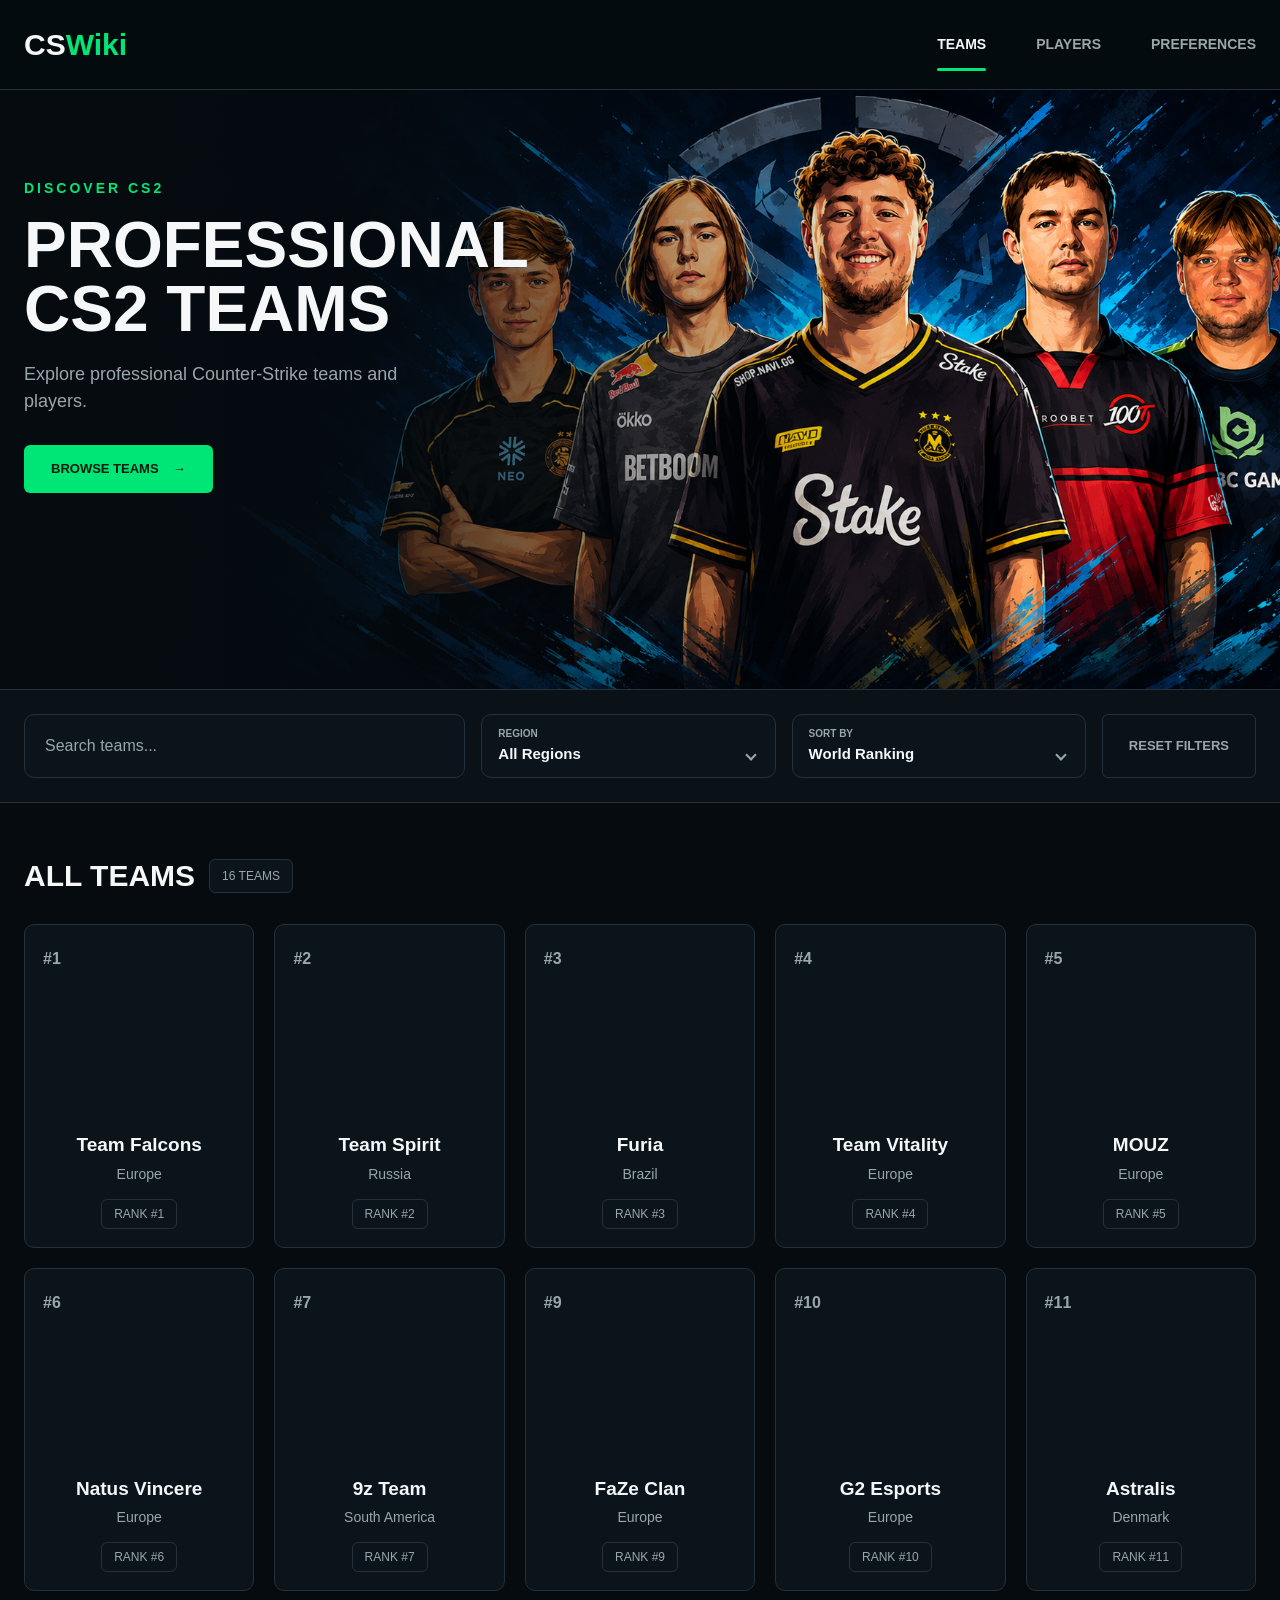
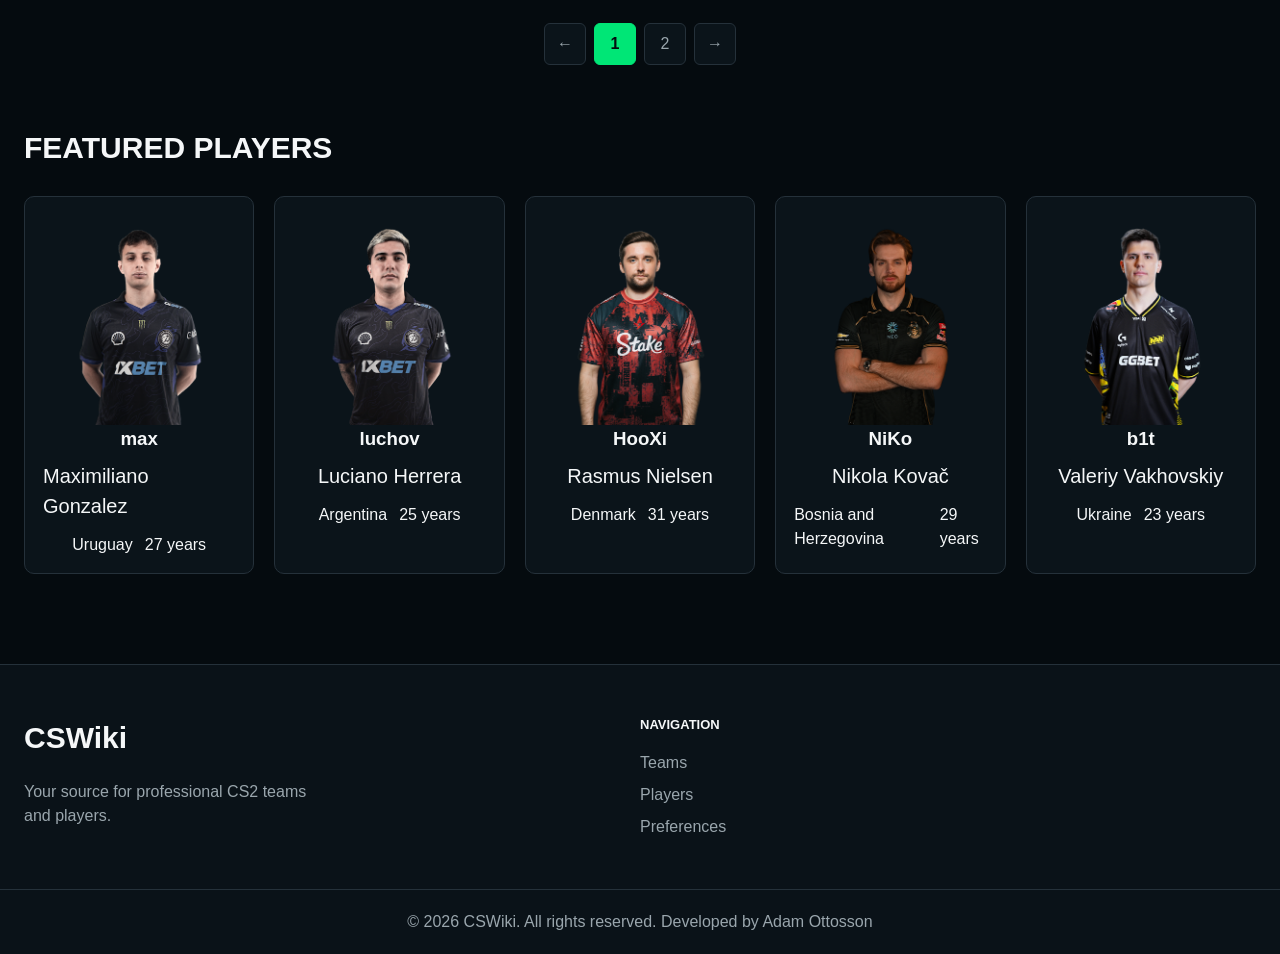
<file: index.html>
<!DOCTYPE html>
<html lang="en">
<head>
    <meta charset="UTF-8">
    <meta name="viewport" content="width=device-width, initial-scale=1.0">
    <title>CSWiki</title>
    <link rel="stylesheet" href="css/style.css">
    <script src="js/main.js" defer></script>
</head>

<body>

<header class="site-header">
    <div class="container site-header__content">
        <a href="index.html" class="site-logo">
            CS<span class="site-logo-second">Wiki</span>
        </a>
        <nav class="main-nav" id="mainNav">
            <a href="#teams" class="main-nav__link active">Teams</a>
            <a href="#players" class="main-nav__link">Players</a>
            <a href="preferences.html" class="main-nav__link">Preferences</a>
        </nav>
        <button class="menu-button" id="menuButton" type="button" aria-label="Open menu" aria-expanded="false">
            <span></span>
            <span></span>
            <span></span>
        </button>
    </div>
</header>

<main>
    <!-- HERO -->
    <section class="hero" id="hero">
        <div class="hero__visual">
            <img src="assets/images/heroes/hero-default.png" alt="Professional CS2 players" class="hero__image" id="favoriteTeamImage">
        </div>
        <div class="container hero__content">
            <div class="hero__information">
                <p class="hero__eyebrow" id="heroEyebrow">
                    Discover CS2
                </p>
                <h1 class="hero__title" id="favoriteTeamName">
                    Professional CS2 Teams
                </h1>
                <p class="hero__description" id="favoriteTeamDescription">
                    Explore professional Counter-Strike teams and players.
                </p>
                <a href="#teams"
                   class="button button--primary"
                   id="favoriteTeamLink">
                    Browse teams <span>→</span>
                </a>
            </div>
        </div>
    </section>

    <!-- SEARCH / FILTER / SORT -->
    <section class="team-controls">
        <div class="container team-controls__content">
            <div class="search-field">
                <label for="teamSearch" class="visually-hidden">
                    Search teams
                </label>
                <input type="search" id="teamSearch" placeholder="Search teams...">
            </div>
            <div class="custom-dropdown" data-dropdown="region">
                <label for="regionFilter">Region</label>
                <button type="button" class="custom-dropdown__button" aria-expanded="false">
                    <span class="custom-dropdown__value">All Regions</span>
                    <span class="custom-dropdown__arrow"></span>
                </button>
                <select id="regionFilter" class="custom-dropdown__native" tabindex="-1">
                    <option value="all">All Regions</option>
                </select>
                <div class="custom-dropdown__menu"></div>
            </div>
            <div class="custom-dropdown" data-dropdown="sort">
                <label for="teamSort">Sort By</label>
                <button type="button" class="custom-dropdown__button" aria-expanded="false">
                    <span class="custom-dropdown__value">World Ranking</span>
                    <span class="custom-dropdown__arrow"></span>
                </button>
                <select id="teamSort" class="custom-dropdown__native" tabindex="-1">
                    <option value="ranking">World Ranking</option>
                    <option value="name-asc">Name A-Z</option>
                    <option value="name-desc">Name Z-A</option>
                </select>
                <div class="custom-dropdown__menu"></div>
            </div>
            <button type="button" class="button button--secondary" id="resetFiltersButton">
                Reset filters
            </button>
        </div>
    </section>

    <!-- TEAMS -->
    <section class="teams-section section" id="teams">
        <div class="container">
            <div class="section-header">
                <div class="section-header__title-group">
                    <h2 class="section-title">All Teams</h2>
                    <span class="section-count" id="teamCount">0 teams</span>
                </div>
            </div>
            <div class="team-grid" id="teamList">
                <!-- Teams will render here -->
            </div>
            <nav class="pagination" id="teamPagination" aria-label="Team pages"></nav>
        </div>
    </section>

    <!-- RANDOM PLAYERS -->
    <section class="players-section section" id="players">
        <div class="container">
            <div class="section-header">
                <div class="section-header__title-group">
                    <h2 class="section-title" id="playerSectionTitle">
                        Featured Players
                    </h2>
                </div>
            </div>
            <div class="player-grid" id="playerList">
                <!-- players will render here -->
            </div>
        </div>
    </section>
</main>

<footer class="site-footer">
    <div class="container site-footer__content">
        <div class="site-footer__brand">
            <a href="index.html" class="site-logo">
                <div class="site-logo__icon">
                    CSWiki
                </div>
            </a>
            <p>Your source for professional CS2 teams and players.</p>
        </div>
        <div class="site-footer__navigation">
            <h3>Navigation</h3>
            <a href="#teams">Teams</a>
            <a href="#players">Players</a>
            <a href="preferences.html">Preferences</a>
        </div>
    </div>
    <div class="site-footer__bottom">
        <p>© 2026 CSWiki. All rights reserved. Developed by Adam Ottosson</p>
    </div>
</footer>
</body>
</html>
</file>
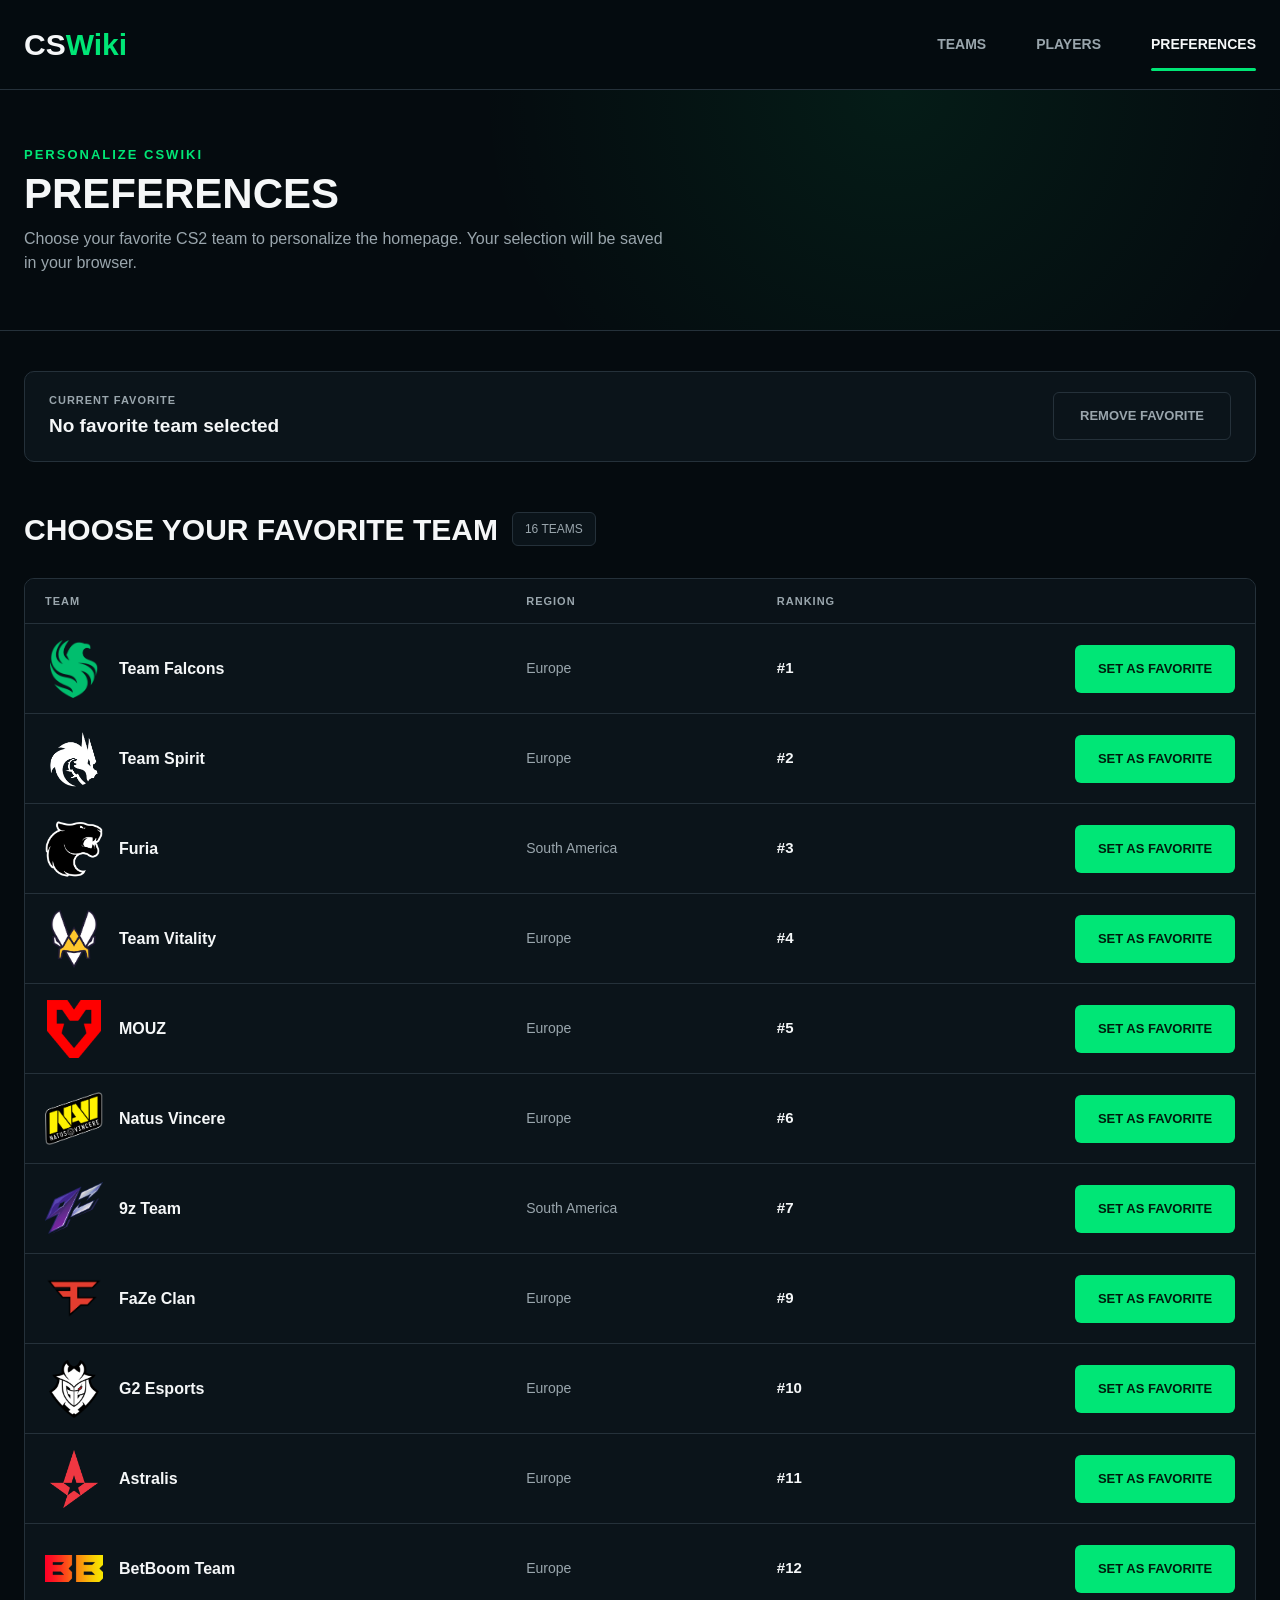
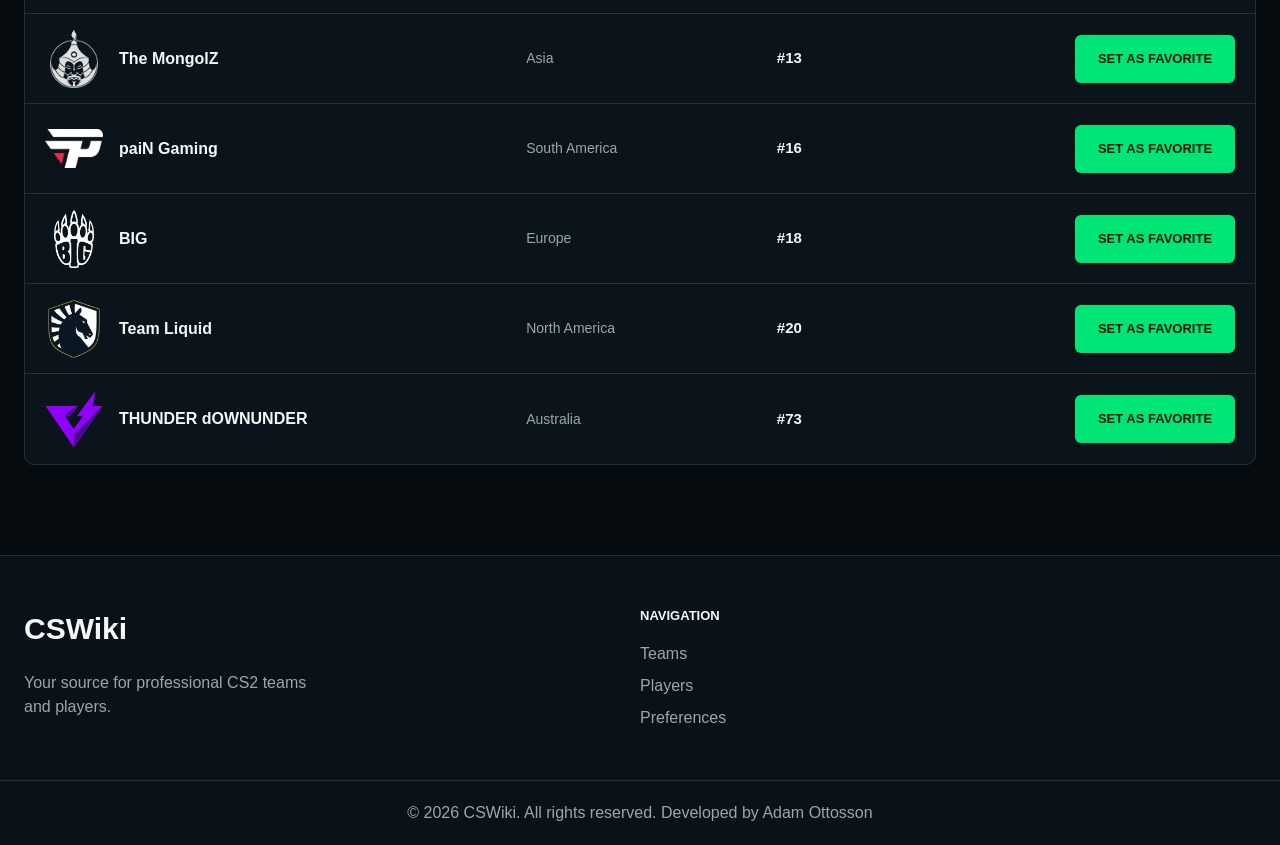
<file: preferences.html>
<!DOCTYPE html>
<html lang="en">

<head>
    <meta charset="UTF-8">
    <meta name="viewport" content="width=device-width, initial-scale=1.0">
    <title>CSWiki | Preferences</title>
    <link rel="stylesheet" href="css/style.css">
    <link rel="stylesheet" href="css/preferences.css">
    <script src="js/preferences.js" defer></script>
</head>

<body>
<header class="site-header">
    <div class="container site-header__content">
        <a href="index.html" class="site-logo">
            CS<span class="site-logo-second">Wiki</span>
        </a>
        <nav class="main-nav" id="mainNav">
            <a href="index.html#teams" class="main-nav__link">
                Teams
            </a>
            <a href="index.html#players" class="main-nav__link">
                Players
            </a>
            <a href="preferences.html" class="main-nav__link active">
                Preferences
            </a>
        </nav>
        <button class="menu-button" id="menuButton" type="button" aria-label="Open menu" aria-expanded="false">
            <span></span>
            <span></span>
            <span></span>
        </button>
    </div>
</header>

<main>
    <section class="preferences-header">
        <div class="container">
            <p class="preferences-header__eyebrow">
                Personalize CSWiki
            </p>
            <h1 class="preferences-header__title">
                Preferences
            </h1>
            <p class="preferences-header__description">
                Choose your favorite CS2 team to personalize the homepage.
                Your selection will be saved in your browser.
            </p>
        </div>
    </section>

    <!-- FAVORITE TEAM -->
    <section class="preferences-section section">
        <div class="container">
            <!-- CURRENT FAVORITeE -->
            <div class="current-favorite" id="currentFavorite">
                <div class="current-favorite__content">
                    <span class="current-favorite__label">
                        Current favorite
                    </span>
                    <span class="current-favorite__name" id="currentFavoriteName">
                        No favorite team selected
                    </span>
                </div>
                <button type="button" class="button button--secondary remove-favorite-button" id="removeFavoriteButton" hidden>
                    Remove favorite
                </button>
            </div>

            <!-- TEAM LIST HEADER -->
            <div class="section-header">
                <div class="section-header__title-group">
                    <h2 class="section-title">Choose Your Favorite Team</h2>
                    <span class="section-count" id="preferencesTeamCount">
                        0 teams
                    </span>
                </div>
            </div>

            <!-- TEAM LIST -->
            <div class="preferences-team-list">
                <div class="preferences-team-list__header">
                    <span>Team</span>
                    <span>Region</span>
                    <span>Ranking</span>
                </div>
                <div class="preferences-team-list__body" id="preferencesTeamList">
                    <!-- Teams will render here -->
                </div>
            </div>
        </div>
    </section>
</main>

<footer class="site-footer">
    <div class="container site-footer__content">
        <div class="site-footer__brand">
            <a href="index.html" class="site-logo">
                <div class="site-logo__icon">
                    CSWiki
                </div>
            </a>
            <p>Your source for professional CS2 teams and players.</p>
        </div>
        <div class="site-footer__navigation">
            <h3>Navigation</h3>
            <a href="index.html#teams">Teams</a>
            <a href="index.html#players">Players</a>
            <a href="preferences.html">Preferences</a>
        </div>
    </div>
    <div class="site-footer__bottom">
        <p>© 2026 CSWiki. All rights reserved. Developed by Adam Ottosson</p>
    </div>
</footer>
</body>
</html>
</file>
<file: css/style.css>
:root {
    --color-background: #050b0f;
    --color-background-light: #0a1218;
    --color-card: #0b141a;
    --color-card-hover: #101c23;
    --color-primary: #00e676;
    --color-primary-dark: #00b85c;
    --color-text: #f5f7f8;
    --color-text-muted: #9aa6ad;
    --color-border: #25313a;
    --border-radius-small: 6px;
    --border-radius-medium: 10px;
    --container-width: 1400px;
}

* {
    box-sizing: border-box;
    margin: 0;
    padding: 0;
}

html {
    scroll-behavior: smooth;
}

body {
    background-color: var(--color-background);
    color: var(--color-text);
    font-family: Arial, Helvetica, sans-serif;
    line-height: 1.5;
}

img {
    display: block;
    max-width: 100%;
}

a {
    color: inherit;
    text-decoration: none;
}

button,
input,
select {
    font: inherit;
}

button {
    cursor: pointer;
}

.container {
    width: min(100% - 48px, var(--container-width));
    margin-inline: auto;
}

.section {
    padding-block: 50px;
}

.visually-hidden {
    position: absolute;
    width: 1px;
    height: 1px;
    padding: 0;
    margin: -1px;
    overflow: hidden;
    clip: rect(0, 0, 0, 0);
    white-space: nowrap;
    border: 0;
}

/* HEADER */
.site-header {
    height: 90px;
    display: flex;
    align-items: center;
    background-color: rgba(5, 11, 15, 0.95);
    border-bottom: 1px solid var(--color-border);

    & .site-header__content {
        height: 100%;
        display: flex;
        align-items: center;
        justify-content: space-between;
    }
}


.site-logo {
    font-weight: 700;
    font-size: 30px;
    & .site-logo-second {
        color: var(--color-primary)
    }
}


.main-nav {
    display: flex;
    align-items: center;
    gap: 50px;

    & .main-nav__link {
        position: relative;
        padding-block: 34px;
        color: var(--color-text-muted);
        font-size: 14px;
        font-weight: 700;
        text-transform: uppercase;
        transition:
                color 0.2s ease,
                background-color 0.2s ease;

        &:hover {
            color: var(--color-text);
        }

        &.active {
            color: var(--color-text);

            &::after {
                content: "";
                position: absolute;
                left: 0;
                right: 0;
                bottom: 18px;
                height: 3px;
                background-color: var(--color-primary);
                border-radius: 999px;
            }
        }
    }
}


.menu-button {
    display: none;
    width: 44px;
    height: 44px;
    background: none;
    border: 0;

    & span {
        display: block;
        width: 28px;
        height: 2px;
        margin: 6px auto;
        background-color: var(--color-text);
    }
}


/*  BUTTONS */
.button {
    display: inline-flex;
    align-items: center;
    justify-content: center;
    gap: 14px;
    min-height: 48px;
    padding-inline: 26px;
    border-radius: var(--border-radius-small);
    border: 1px solid transparent;
    font-size: 13px;
    font-weight: 800;
    text-transform: uppercase;
    transition:
            background-color 0.2s ease,
            border-color 0.2s ease,
            color 0.2s ease;

    &.button--primary {
        background-color: var(--color-primary);
        color: #001b0d;

        &:hover {
            background-color: var(--color-primary-dark);
        }
    }

    &.button--secondary {
        background-color: transparent;
        color: var(--color-text-muted);
        border-color: var(--color-border);

        &:hover {
            color: var(--color-text);
            border-color: var(--color-text-muted);
        }
    }
}


/*  HERO */
.hero {
    position: relative;
    min-height: 600px;
    width: 100%;
    overflow: hidden;
    background-color: var(--color-background);
    border-bottom: 1px solid var(--color-border);

    & .hero__content {
        position: relative;
        z-index: 2;
        min-height: 490px;
        display: flex;
        align-items: center;
    }

    & .hero__information {
        position: relative;
        z-index: 2;
        width: 42%;
        max-width: 520px;
        display: flex;
        flex-direction: column;
        align-items: flex-start;
        justify-content: center;
        padding-right: 40px;
    }

    & .hero__eyebrow {
        margin-bottom: 14px;
        color: var(--color-primary);
        font-size: 14px;
        font-weight: 800;
        letter-spacing: 3px;
        text-transform: uppercase;
    }

    & .hero__title {
        margin-bottom: 20px;
        font-size: clamp(44px, 5vw, 70px);
        line-height: 1;
        text-transform: uppercase;
    }

    & .hero__description {
        max-width: 430px;
        margin-bottom: 30px;
        color: var(--color-text-muted);
        font-size: 18px;
    }

    & .hero__visual {
        position: absolute;
        inset: 0;
        z-index: 0;
        width: 100%;
        height: 100%;
    }

    & .hero__visual::after {
        content: "";
        position: absolute;
        inset: 0;
        background: linear-gradient(to right, var(--color-background) 0%, rgba(5, 11, 15, 0.95) 15%, rgba(5, 11, 15, 0.65) 35%,
                rgba(5, 11, 15, 0.15) 60%,
                transparent 80%
        );
    }

    & .hero__image {
        width: 100%;
        height: 100%;
        object-fit: cover;
        object-position: center;
        display: block;
    }
}


/*  TEAM CONTROLS */
.team-controls {
    padding-block: 24px;
    background-color: var(--color-background-light);
    border-bottom: 1px solid var(--color-border);

    & .team-controls__content {
        display: grid;
        grid-template-columns:minmax(250px, 1.5fr)minmax(180px, 1fr)minmax(180px, 1fr)auto;
        gap: 16px;
    }
}


.search-field {
    & input {
        width: 100%;
        height: 64px;
        padding-inline: 20px;
        background-color: var(--color-card);
        color: var(--color-text);
        border: 1px solid var(--color-border);
        border-radius: var(--border-radius-medium);
        outline: none;

        &::placeholder {
            color: var(--color-text-muted);
        }

        &:focus {
            border-color: var(--color-primary);
        }
    }
}


.custom-dropdown {
    position: relative;
    min-height: 64px;
    display: flex;
    flex-direction: column;
    justify-content: center;
    padding: 9px 16px;
    background-color: var(--color-card);
    border: 1px solid var(--color-border);
    border-radius: var(--border-radius-medium);
    transition: border-color 0.2s ease, background-color 0.2s ease;

    & label {
        color: var(--color-text-muted);
        font-size: 10px;
        font-weight: 700;
        text-transform: uppercase;
    }

    & .custom-dropdown__button {
        width: 100%;
        display: flex;
        align-items: center;
        justify-content: space-between;
        gap: 16px;
        padding: 2px 0 0;
        background: none;
        color: var(--color-text);
        border: 0;
        font-size: 15px;
        font-weight: 700;
        text-align: left;
    }

    & .custom-dropdown__arrow {
        width: 8px;
        height: 8px;
        margin-right: 4px;
        border-right: 2px solid var(--color-text-muted);
        border-bottom: 2px solid var(--color-text-muted);
        transform: rotate(45deg);
        transition: transform 0.2s ease;
    }

    & .custom-dropdown__native {
        position: absolute;
        width: 1px;
        height: 1px;
        opacity: 0;
        pointer-events: none;
    }

    & .custom-dropdown__menu {
        position: absolute;
        top: calc(100% + 8px);
        left: 0;
        right: 0;
        z-index: 50;
        display: flex;
        flex-direction: column;
        gap: 3px;
        padding: 6px;
        background-color: #0b141a;
        border: 1px solid var(--color-border);
        border-radius: var(--border-radius-medium);
        box-shadow: 0 15px 35px rgba(0, 0, 0, 0.45);
        opacity: 0;
        visibility: hidden;
        transform: translateY(-6px);
        pointer-events: none;
        transition: opacity 0.15s ease, transform 0.15s ease, visibility 0.15s ease;
    }

    & .custom-dropdown__option {
        width: 100%;
        padding: 11px 12px;
        background: transparent;
        color: var(--color-text-muted);
        border: 0;
        border-radius: 6px;
        font-size: 14px;
        font-weight: 600;
        text-align: left;
        transition: background-color 0.15s ease, color 0.15s ease;

        &:hover {
            background-color: rgba(0, 230, 118, 0.1);
            color: var(--color-text);
        }

        &.active {
            background-color: rgba(0, 230, 118, 0.12);
            color: var(--color-primary);
        }
    }

    &:hover {
        border-color: #41505b;
    }

    &.open {
        border-color: var(--color-primary);

        & .custom-dropdown__arrow {
            transform: rotate(225deg);
        }

        & .custom-dropdown__menu {
            opacity: 1;
            visibility: visible;
            transform: translateY(0);
            pointer-events: auto;
        }
    }
}


/* SECTION HEADERS */
.section-header {
    display: flex;
    align-items: center;
    justify-content: space-between;
    margin-bottom: 26px;

    & .section-header__title-group {
        display: flex;
        align-items: center;
        gap: 14px;
    }
}

.section-title {
    font-size: 30px;
    text-transform: uppercase;
}

.section-count {
    padding: 7px 12px;
    color: var(--color-text-muted);
    background-color: var(--color-card);
    border: 1px solid var(--color-border);
    border-radius: var(--border-radius-small);
    font-size: 12px;
    text-transform: uppercase;
}


/* TEAM GRID */
.team-grid {
    display: grid;
    grid-template-columns: repeat(5, 1fr);
    gap: 20px;
}

.team-card {
    color: inherit;
    text-decoration: none;
    position: relative;
    min-height: 310px;
    display: flex;
    flex-direction: column;
    align-items: center;
    padding: 18px;
    background-color: var(--color-card);
    border: 1px solid var(--color-border);
    border-radius: var(--border-radius-medium);
    transition: transform 0.2s ease, border-color 0.2s ease, background-color 0.2s ease;

    &:hover {
        transform: translateY(-4px);
        background-color: var(--color-card-hover);
        border-color: #41505b;
    }

    &.team-card--favorite {
        border-color: var(--color-primary);
    }

    & .team-card__top {
        width: 100%;
        display: flex;
        align-items: center;
        justify-content: space-between;
        min-height: 32px;
    }

    & .team-card__rank {
        color: var(--color-text-muted);
        font-weight: 700;
    }

    & .team-card__logo {
        width: 120px;
        height: 120px;
        margin-block: 18px;
        object-fit: contain;
    }

    & .team-card__name {
        margin-bottom: 4px;
        font-size: 19px;
    }

    & .team-card__country {
        margin-bottom: 14px;
        color: var(--color-text-muted);
        font-size: 14px;
    }

    & .team-card__ranking {
        margin-top: auto;
        padding: 5px 12px;
        color: var(--color-text-muted);
        border: 1px solid var(--color-border);
        border-radius: var(--border-radius-small);
        font-size: 12px;
        text-transform: uppercase;
    }
}

.team-card__favorite {
    color: var(--color-primary);
    font-size: 26px;
    line-height: 1;
}


/* PLAYER GRID */
.players-section {
    padding-top: 10px;
}

.player-grid {
    display: grid;
    grid-template-columns: repeat(5, 1fr);
    gap: 20px;
}

/* PLAYER CArD */
.player-card {
    position: relative;
    display: flex;
    flex-direction: column;
    align-items: center;
    overflow: hidden;
    padding: 18px 18px 16px;
    background-color: var(--color-card);
    border: 1px solid var(--color-border);
    border-radius: var(--border-radius-medium);
    transition: transform 0.2s ease, border-color 0.2s ease;

    &:hover {
        transform: translateY(-4px);
        border-color: #41505b;
    }

    & .player-card__rating {
        position: absolute;
        top: 14px;
        left: 14px;
        z-index: 2;
        padding: 3px 9px;
        color: var(--color-primary);
        background-color: #06170f;
        border: 1px solid var(--color-primary);
        border-radius: var(--border-radius-small);
        font-weight: 800;
    }

    & .player-card__image {
        width: 100%;
        height: 210px;
        object-fit: contain;
        object-position: bottom;
    }

    & .player-card__name {
        margin-top: 8px;
        font-size: 20px;
    }

    & .player-card__team {
        margin-top: 2px;
        color: var(--color-text-muted);
        font-size: 17px;
    }

    & .player-card__details {
        width: 100%;
        display: flex;
        align-items: center;
        justify-content: center;
        gap: 12px;
        margin-top: 12px;
    }

    & .player-card__role {
        padding: 4px 12px;
        color: var(--color-text-muted);
        border: 1px solid var(--color-border);
        border-radius: var(--border-radius-small);
        font-size: 13px;
    }
}


/* PAGINATION */
.pagination {
    display: flex;
    align-items: center;
    justify-content: center;
    gap: 8px;
    margin-top: 32px;

    & .pagination__button {
        min-width: 42px;
        height: 42px;
        background-color: var(--color-card);
        color: var(--color-text-muted);
        border: 1px solid var(--color-border);
        border-radius: var(--border-radius-small);

        &:hover {
            color: var(--color-primary);
            border-color: var(--color-primary);
        }

        &.active {
            background-color: var(--color-primary);
            color: var(--color-background);
            border-color: var(--color-primary);
            font-weight: 800;
        }
    }
}


/*  FOOTER */
.site-footer {
    margin-top: 40px;
    background-color: var(--color-background-light);
    border-top: 1px solid var(--color-border);

    & .site-footer__content {
        display: grid;
        grid-template-columns: 2fr 1fr 1fr;
        gap: 80px;
        padding-block: 50px;
    }

    & .site-footer__brand {
        & p {
            max-width: 300px;
            margin-top: 20px;
            color: var(--color-text-muted);
        }
    }

    & .site-footer__navigation {
        display: flex;
        flex-direction: column;
        align-items: flex-start;
        gap: 8px;

        & h3 {
            margin-bottom: 8px;
            font-size: 13px;
            text-transform: uppercase;
        }

        & a {
            color: var(--color-text-muted);
            &:hover {
                color: var(--color-primary);
            }
        }
    }



    & .site-footer__bottom {
        padding: 20px;
        color: var(--color-text-muted);
        text-align: center;
        border-top: 1px solid var(--color-border);
    }
}


/* MEDIA QUERIES */
/* TABLET */
@media (max-width: 1100px) {

    .container {
        width: min(100% - 36px, var(--container-width));
    }

    .hero {
        & .hero__content {
            grid-template-columns: 45% 55%;
        }

        & .hero__title {
            font-size: 48px;
        }
    }

    .team-controls {
        & .team-controls__content {
            grid-template-columns: 1fr 1fr;
        }
    }

    .team-grid {
        grid-template-columns: repeat(3, 1fr);
    }

    .player-grid {
        grid-template-columns: repeat(3, 1fr);
    }

}


/* MOBILE */
@media (max-width: 768px) {

    .container {
        width: min(100% - 28px, var(--container-width));
    }

    .site-header {
        position: relative;
        height: 72px;
    }

    .main-nav {
        position: absolute;
        top: 72px;
        left: 0;
        z-index: 100;
        width: 100%;
        display: none;
        flex-direction: column;
        gap: 0;
        padding: 12px 28px;
        background-color: var(--color-background-light);
        border-bottom: 1px solid var(--color-border);

        &.open {
            display: flex;
        }

        & .main-nav__link {
            width: 100%;
            padding: 16px 0;
            color: var(--color-text-muted);
            border-bottom: 1px solid var(--color-border);

            &::after {
                display: none;
            }

            &:hover {
                color: var(--color-primary);
            }

            &.active {
                color: var(--color-primary);
            }

            &:last-child {
                border-bottom: none;
            }
        }
    }

    .menu-button {
        display: block;

        & span {
            transition:
                    transform 0.2s ease,
                    opacity 0.2s ease;
        }

        &.open {
            & span:nth-child(1) {
                transform: translateY(8px) rotate(45deg);
            }

            & span:nth-child(2) {
                opacity: 0;
            }

            & span:nth-child(3) {
                transform: translateY(-8px) rotate(-45deg);
            }
        }
    }

    .hero {
        position: relative;
        min-height: 540px;

        & .hero__visual {
            position: absolute;
            inset: 0;
            width: 100%;
            height: 100%;
        }

        & .hero__image {
            width: 100%;
            height: 100%;
            object-fit: cover;
            object-position: center;
        }

        & .hero__visual::after {
            background:
                    linear-gradient(
                            to bottom,
                            rgba(5, 11, 15, 0.52) 0%,
                            rgba(5, 11, 15, 0.62) 30%,
                            rgba(5, 11, 15, 0.78) 60%,
                            rgba(5, 11, 15, 0.94) 100%
                    );
        }

        & .hero__content {
            position: relative;
            z-index: 1;
            min-height: 540px;
            display: flex;
            align-items: center;
            justify-content: center;
        }

        & .hero__information {
            width: 100%;
            max-width: 360px;
            padding: 40px 0;
            display: flex;
            flex-direction: column;
            align-items: center;
            text-align: center;
        }

        & .hero__eyebrow {
            font-size: 11px;
            text-align: center;
        }

        & .hero__title {
            font-size: 38px;
            line-height: 1.05;
            text-align: center;
        }

        & .hero__description {
            max-width: 320px;
            font-size: 15px;
            line-height: 1.5;
            text-align: center;
        }

        & .button {
            align-self: center;
        }
    }

    .team-controls {
        & .team-controls__content {
            grid-template-columns: 1fr;
        }
    }

    .section {
        padding-block: 36px;
    }

    .section-title {
        font-size: 24px;
    }

    .team-grid {
        grid-template-columns: repeat(2, 1fr);
        gap: 12px;
    }

    .team-card {
        min-height: 250px;
        padding: 14px;

        & .team-card__logo {
            width: 90px;
            height: 90px;
        }

        & .team-card__name {
            font-size: 16px;
            text-align: center;
        }

        & .team-card__country {
            font-size: 13px;
            text-align: center;
        }
    }

    .player-grid {
        grid-template-columns: repeat(2, 1fr);
        gap: 12px;
    }

    .player-card {
        & .player-card__image {
            height: 170px;
        }

        & .player-card__name {
            font-size: 17px;
        }

        & .player-card__team {
            font-size: 14px;
        }
    }

    .site-footer {
        & .site-footer__content {
            grid-template-columns: 1fr;
            gap: 36px;
        }
    }
}


/* SMALL MOBILE */
@media (max-width: 480px) {

    .team-grid {
        grid-template-columns: repeat(2, 1fr);
    }

    .player-grid {
        grid-template-columns: 1fr 1fr;
    }

    .hero {
        & .hero__title {
            font-size: 34px;
        }
    }
}
</file>
<file: css/preferences.css>
/*  PAGE HEADER */
.preferences-header {
    padding-block: 55px;
    background: radial-gradient(circle at 70% 0%, rgba(0, 230, 118, 0.08), transparent 45%), var(--color-background);
    border-bottom: 1px solid var(--color-border);

    & .preferences-header__eyebrow {
        margin-bottom: 8px;
        color: var(--color-primary);
        font-size: 13px;
        font-weight: 800;
        letter-spacing: 2px;
        text-transform: uppercase;
    }

    & .preferences-header__title {
        margin-bottom: 12px;
        font-size: 42px;
        line-height: 1;
        text-transform: uppercase;
    }

    & .preferences-header__description {
        max-width: 650px;
        color: var(--color-text-muted);
        font-size: 16px;
    }
}


/*  PREFERENCES SECTION */
.preferences-section {
    padding-top: 40px;
}


/* CURRENT FAVORITE */
.current-favorite {
    display: flex;
    align-items: center;
    justify-content: space-between;
    gap: 20px;
    min-height: 85px;
    margin-bottom: 45px;
    padding: 20px 24px;
    background-color: var(--color-card);
    border: 1px solid var(--color-border);
    border-radius: var(--border-radius-medium);

    & .current-favorite__content {
        display: flex;
        flex-direction: column;
        gap: 4px;
    }

    & .current-favorite__label {
        color: var(--color-text-muted);
        font-size: 11px;
        font-weight: 700;
        letter-spacing: 1px;
        text-transform: uppercase;
    }

    & .current-favorite__name {
        color: var(--color-text);

        font-size: 19px;
        font-weight: 700;
    }

    &.has-favorite {
        border-color: var(--color-primary);

        & .current-favorite__name {
            color: var(--color-primary);
        }
    }
}


/*  TEAM LIST */
.preferences-team-list {
    overflow: hidden;
    background-color: var(--color-card);
    border: 1px solid var(--color-border);
    border-radius: var(--border-radius-medium);

    & .preferences-team-list__header {
        display: grid;
        grid-template-columns: 2fr 1fr 0.7fr 1.2fr;
        gap: 20px;
        padding: 14px 20px;
        background-color: var(--color-background-light);
        color: var(--color-text-muted);
        border-bottom: 1px solid var(--color-border);
        font-size: 11px;
        font-weight: 700;
        letter-spacing: 1px;
        text-transform: uppercase;
    }

    & .preferences-team-list__body {
        display: flex;
        flex-direction: column;
    }
}


/* TEAM ROW */
.preferences-team {
    display: grid;
    grid-template-columns: 2fr 1fr 0.7fr 1.2fr;
    align-items: center;
    gap: 20px;
    min-height: 90px;
    padding: 14px 20px;
    border-bottom: 1px solid var(--color-border);
    transition: background-color 0.2s ease, border-color 0.2s ease;

    &:last-child {
        border-bottom: none;
    }

    &:hover {
        background-color: var(--color-card-hover);
    }

    &.preferences-team--favorite {
        background-color: rgba(0, 230, 118, 0.05);
        box-shadow: inset 3px 0 0 var(--color-primary);
    }

    & .preferences-team__team {
        display: flex;
        align-items: center;
        gap: 16px;
        min-width: 0;
    }

    & .preferences-team__logo {
        width: 58px;
        height: 58px;
        flex-shrink: 0;
        object-fit: contain;
    }

    & .preferences-team__name {
        color: var(--color-text);
        font-size: 16px;
        font-weight: 700;
    }

    & .preferences-team__region {
        color: var(--color-text-muted);
        font-size: 14px;
    }

    & .preferences-team__ranking {
        color: var(--color-text);
        font-size: 15px;
        font-weight: 700;
    }

    & .preferences-team__action {
        display: flex;
        justify-content: flex-end;
        align-items: center;
    }

    & .favorite-team-button {
        min-width: 160px;
        padding-inline: 18px;
        white-space: nowrap;
    }

    & .preferences-team__selected {
        display: inline-flex;
        align-items: center;
        gap: 7px;
        padding: 8px 12px;
        color: var(--color-primary);
        background-color: rgba(0, 230, 118, 0.08);
        border: 1px solid rgba(0, 230, 118, 0.35);
        border-radius: var(--border-radius-small);
        font-size: 12px;
        font-weight: 700;
        text-transform: uppercase;
        white-space: nowrap;
    }
}


/* MEDIA QUERIES */
/* TABLET */
@media (max-width: 1100px) {
    .preferences-header {
        padding-block: 45px;

        & .preferences-header__title {
            font-size: 38px;
        }
    }

    .preferences-team-list {
        & .preferences-team-list__header {
            grid-template-columns: 2fr 1fr 0.6fr 1.3fr;
        }
    }

    .preferences-team {
        grid-template-columns: 2fr 1fr 0.6fr 1.3fr;

        & .preferences-team__logo {
            width: 50px;
            height: 50px;
        }

        & .favorite-team-button {
            min-width: 140px;

            font-size: 11px;
        }
    }
}


/* MOBILE */
@media (max-width: 768px) {

    .preferences-header {
        padding-block: 35px;

        & .preferences-header__eyebrow {
            font-size: 11px;
        }

        & .preferences-header__title {
            font-size: 32px;
        }

        & .preferences-header__description {
            font-size: 14px;
        }
    }

    .preferences-section {
        padding-top: 30px;
    }

    .current-favorite {
        margin-bottom: 35px;
        padding: 18px;

        & .current-favorite__name {
            font-size: 17px;
        }
    }

    .preferences-team-list {
        overflow: visible;
        background: transparent;
        border: none;
        border-radius: 0;

        & .preferences-team-list__header {
            display: none;
        }

        & .preferences-team-list__body {
            gap: 12px;
        }
    }


    .preferences-team {
        grid-template-columns: 1fr 1fr;
        gap: 12px 20px;
        min-height: 0;
        padding: 16px;
        background-color: var(--color-card);
        border: 1px solid var(--color-border);
        border-radius: var(--border-radius-medium);

        & .preferences-team__team {
            grid-column: 1 / -1;
        }

        & .preferences-team__logo {
            width: 55px;
            height: 55px;
        }

        & .preferences-team__name {
            font-size: 16px;
        }

        & .preferences-team__region {
            &::before {
                content: "Region";
                display: block;
                margin-bottom: 3px;
                color: var(--color-text-muted);
                font-size: 9px;
                font-weight: 700;
                letter-spacing: 1px;
                text-transform: uppercase;
            }
        }

        & .preferences-team__ranking {
            text-align: right;

            &::before {
                content: "Ranking";
                display: block;
                margin-bottom: 3px;
                color: var(--color-text-muted);
                font-size: 9px;
                font-weight: 700;
                letter-spacing: 1px;
                text-transform: uppercase;
            }
        }

        & .preferences-team__action {
            grid-column: 1 / -1;
            justify-content: stretch;
        }

        & .favorite-team-button {
            width: 100%;
            min-width: 0;
        }

        & .preferences-team__selected {
            width: 100%;
            justify-content: center;
        }
    }
}


/* SMALL MOBILE */
@media (max-width: 480px) {

    .preferences-header {
        & .preferences-header__title {
            font-size: 28px;
        }
    }

    .preferences-team {
        & .preferences-team__logo {
            width: 48px;
            height: 48px;
        }
    }
}
</file>
